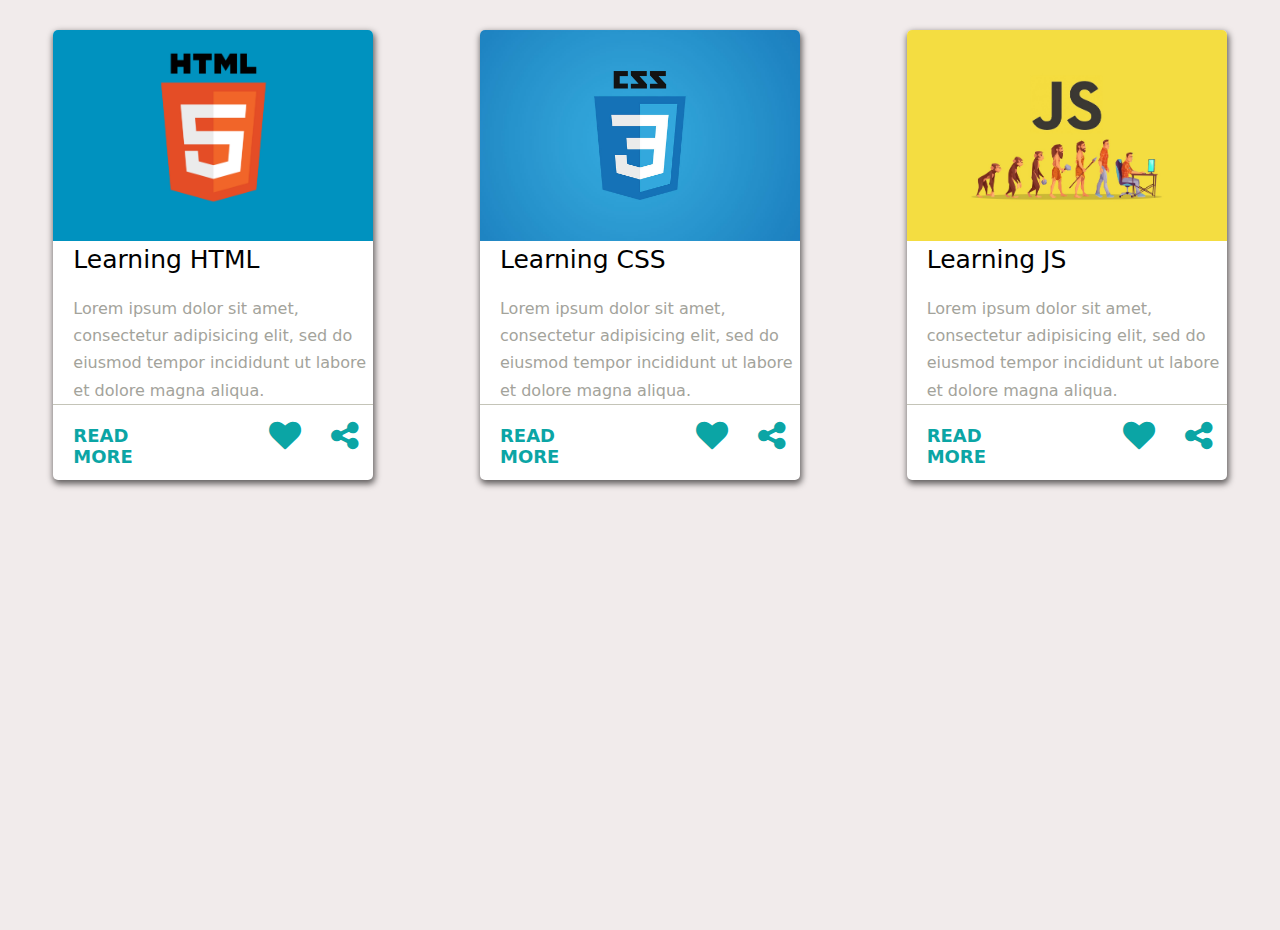
<file: index.html>
<!DOCTYPE html>
<html>
<head>
	<title>Dynamic data</title>
	<link rel="stylesheet" type="text/css" href="css/js_dynamic.css">
<link rel="stylesheet" href="https://cdnjs.cloudflare.com/ajax/libs/font-awesome/4.7.0/css/font-awesome.min.css">
</head>
<body>
	<div id="main_div">
	</div>

<script type="text/javascript">
	var data = [
		{image: "image/html.jpg",title:"Learning HTML",content:"Lorem ipsum dolor sit amet, consectetur adipisicing elit, sed do eiusmod tempor incididunt ut labore et dolore magna aliqua.",link: "html_cards.html"},
		{image: "image/css.jpg",title:"Learning CSS",content:"Lorem ipsum dolor sit amet, consectetur adipisicing elit, sed do eiusmod tempor incididunt ut labore et dolore magna aliqua.",link: "css_cards.html"},
		{image: "image/js.jpeg",title:"Learning JS",content:"Lorem ipsum dolor sit amet, consectetur adipisicing elit, sed do eiusmod tempor incididunt ut labore et dolore magna aliqua.",link: "js_cards.html"},
		];
		for (var i = 0; i < data.length; i++) 
			{ 

			document.getElementById('main_div').innerHTML += '<div class ="cards"><img src="'+data[i].image+'">'+'<h1>' + data[i].title + '</h1><p>' + data[i].content + '</p><a href= " ' + data[i].link+ '" target="blank">READ MORE</a><i class="fa fa-2x fa-heart">' + '</i><i class="fa fa-2x fa-share-alt i1">' + '</i></div>';
		}
</script>
</body>
</html>
</file>
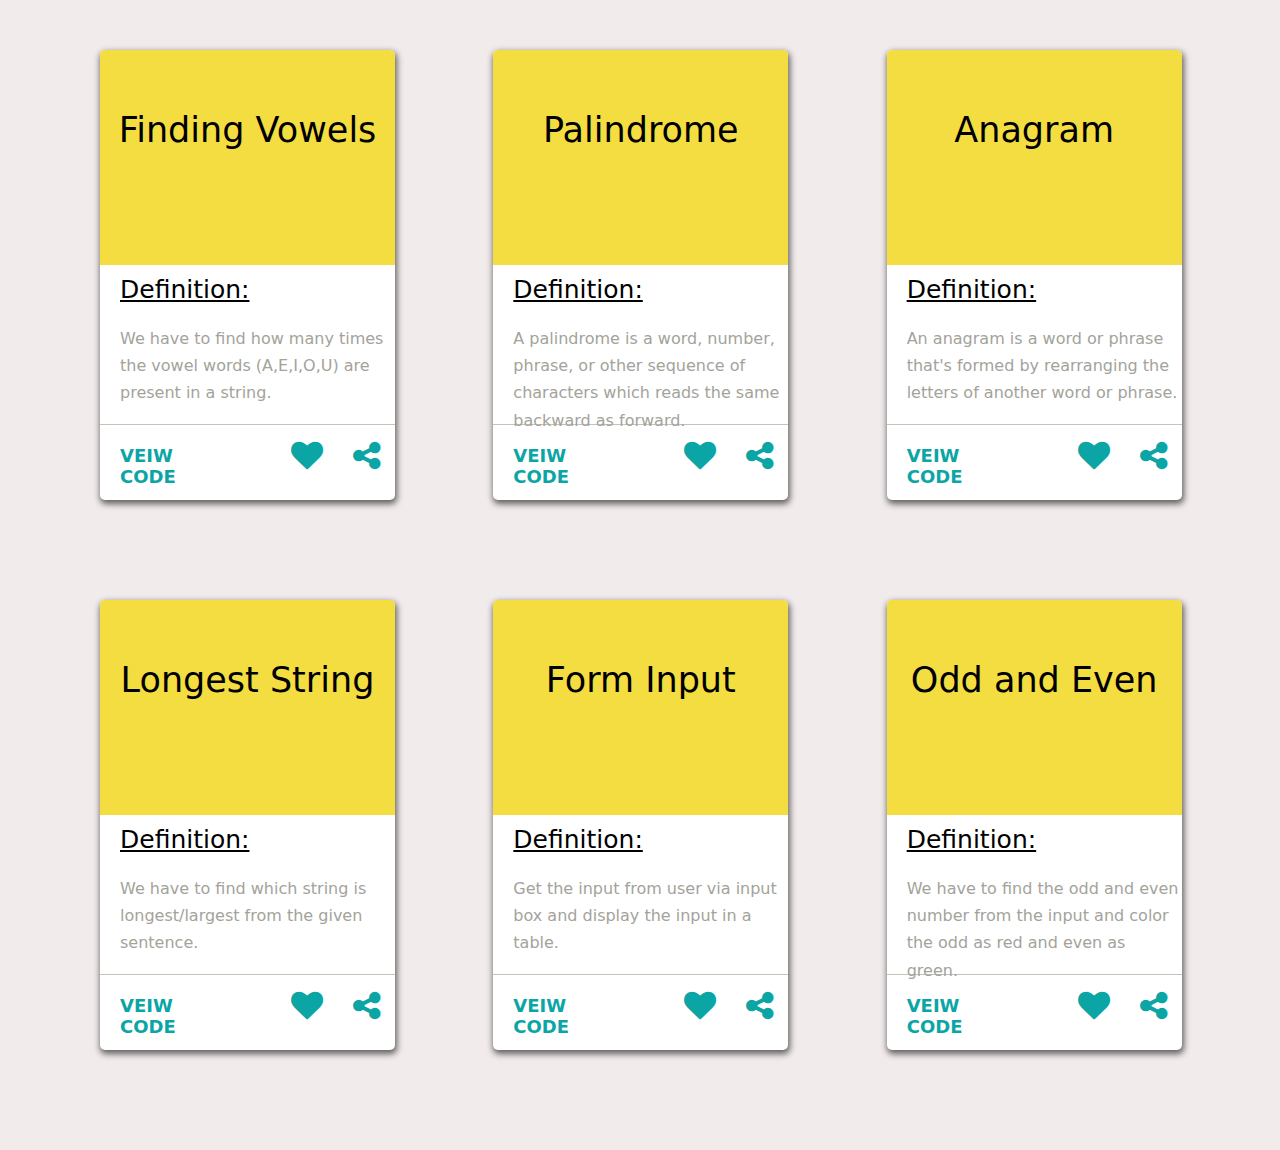
<file: js_cards.html>
<!DOCTYPE html>
<html>
<head>
	<title>JS_cards</title>
	<link rel="stylesheet" type="text/css" href="css/js_cards.css">
	<link rel="stylesheet" href="https://cdnjs.cloudflare.com/ajax/libs/font-awesome/4.7.0/css/font-awesome.min.css">
</head>
<body>
	<div id="main_div"></div>

	<script type="text/javascript">
		var data = [
		{title:"Finding Vowels",definition:"Definition:",content:"We have to find how many times the vowel words (A,E,I,O,U) are present in a string.",link: "vowels_code.html"},
		{title:"Palindrome",definition:"Definition:",content:"A palindrome is a word, number, phrase, or other sequence of characters which reads the same backward as forward.",link: "palindrome_code.html"},
		{title:"Anagram",definition:"Definition:",content:"An anagram is a word or phrase that's formed by rearranging the letters of another word or phrase.",link: "anangram_code.html"},
		{title:"Longest String",definition:"Definition:",content:"We have to find which string is longest/largest from the given sentence.",link: "longest string_code.html"},
		{title:"Form Input",definition:"Definition:",content:"Get the input from user via input box and display the input in a table.",link: "form_code.html"},
		{title:"Odd and Even",definition:"Definition:",content:"We have to find the odd and even number from the input and color the odd as red and even as green.",link: "odd and even_code.html"},
		];
		for (var i = 0; i < data.length; i++) 
			{ 

			document.getElementById('main_div').innerHTML += '<div class ="cards"><h1>' + data[i].title + '</h1><h2>' + data[i].definition + '</h2><p>' + data[i].content + '</p><a href= " ' + data[i].link+ '">VEIW CODE</a><i class="fa fa-2x fa-heart">' + '</i><i class="fa fa-2x fa-share-alt i1">' + '</i></div>';
		}
	</script>


</body>
</html>
</file>
<file: css/js_dynamic.css>
*{
	margin: 0;
	padding: 0;
	font-family: system-ui;    
}

#main_div{
	display: flex;
	width: 100%;
	justify-content: space-around;
	padding-top: 30px;
	background-color: #f1ebeb;
	height: 100vh;
	
}
.cards{
	width: 25%;
    height: 450px;
    display: grid;
    background: white;
    border-radius: 5px;
    box-shadow: 1px 3px 6px 1px #635f5f;
    grid-template-rows: 215px 0px 50px 110px 0px;
}
img{
    object-fit: cover;
    object-position: center;
    max-width: 100%;
    min-height: 211px;
    grid-column: 1/5;
    grid-row: 1/4;
    border-radius: 5px 5px 0px 0px;
}
h1{
	grid-column: 1/5;
    grid-row: 3/3;
    font-weight: 400;
    font-size: 25px;
    padding-left: 20px;
}
p{
    grid-column: 1/5;
    grid-row: 4/4;
    text-align: left;
    line-height: 1.7;
    padding-left: 20px;
    border-bottom: 1px solid #c4c4b8;
    color: #a3a39b;
}
a{
    text-decoration: none;
    font-weight: 600;
    font-size: 18px;
    padding: 20px;
    color: #0ba5a5;
    grid-row: 6/6;
}
.flex{
	display: flex;
	justify-content: space-between;
	align-content: flex-end;
}
i{
	color: #0ba5a5;
    grid-column: 3/3;
    grid-row: 6/6;
    padding: 15px;
    cursor: pointer;
}
.i1{
	color: #0ba5a5;
    padding: 15px;
    grid-column: 4/4;
    grid-row: 6/6;
}
</file>
<file: css/js_cards.css>
*{
	margin: 0;
	padding: 0;
	font-family: system-ui;    
}

#main_div{
	background-color: #f1ebeb;
    display: grid;
    grid-template-columns: auto auto auto;
    grid-template-rows: auto auto auto;
    grid-row-gap: 100px;
    padding: 50px 0px 0px 100px;
	
}
.cards{

   width: 75%;
    height: 450px;
    display: grid;
    background: white;
    border-radius: 5px;
    box-shadow: 1px 3px 6px 1px #635f5f;
    grid-template-rows: 215px 0px 50px 110px 0px

}
h1{
    font-weight: lighter;
    font-size: 35px;
    background-color: #f4dd41;
    min-height: 35%;
    border-radius: 5px 5px 0px 0px;
    padding: 60px 0px;
    text-align: center;
    grid-column: 1/5;
    grid-row: 1/2;
}
h2{
	grid-column: 1/5;
    grid-row: 3/3;
    font-weight: 500;
    font-size: 25px;
    padding: 10px 0px 0px 20px;
    text-decoration:underline;
}
p{
    grid-column: 1/5;
    grid-row: 4/4;
    text-align: left;
    line-height: 1.7;
    padding: 10px 0px 10px 20px;
    border-bottom: 1px solid #c4c4b8;
    color: #a3a39b;
}
a{
    text-decoration: none;
    font-weight: 600;
    font-size: 18px;
    padding: 20px;
    color: #0ba5a5;
    grid-row: 6/6;
}
i{
	color: #0ba5a5;
    grid-column: 3/3;
    grid-row: 6/6;
    padding: 15px;
    cursor: pointer;
}
.i1{
	color: #0ba5a5;
    padding: 15px;
    grid-column: 4/4;
    grid-row: 6/6;
}
</file>
